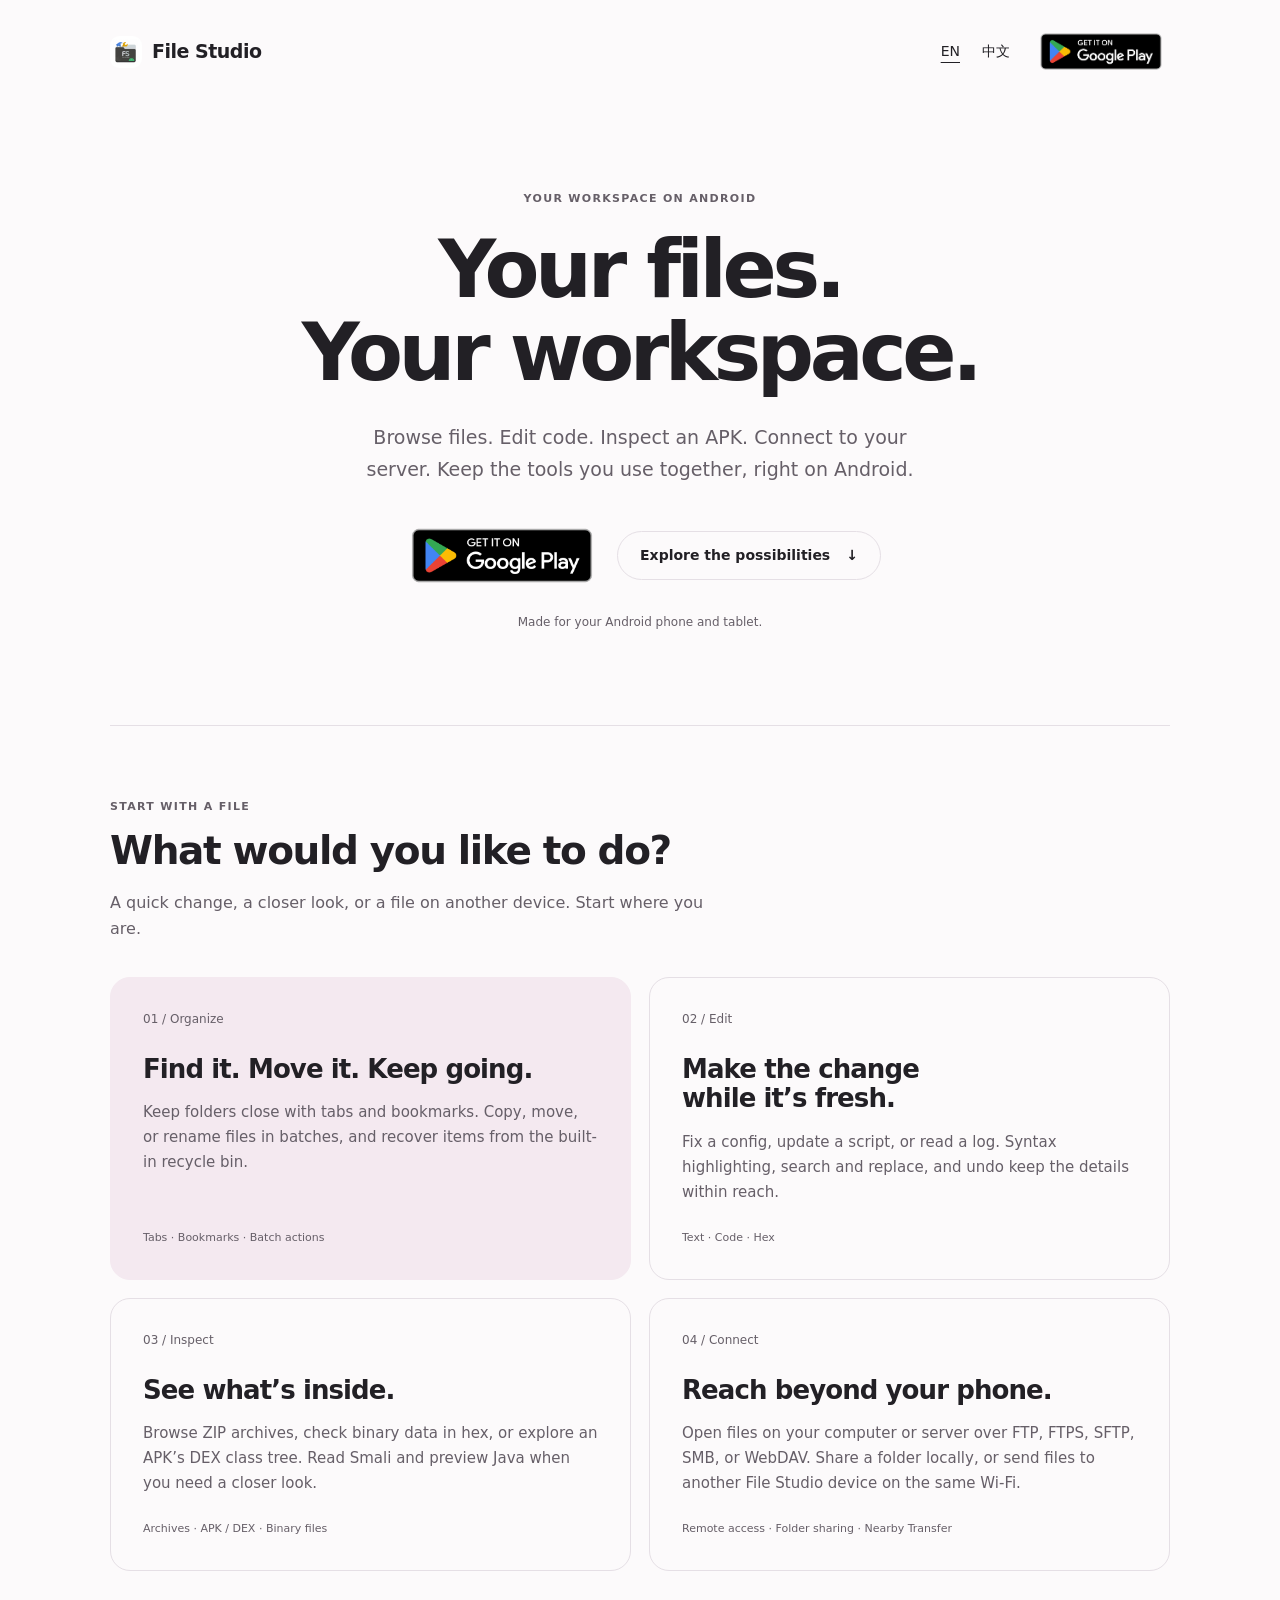
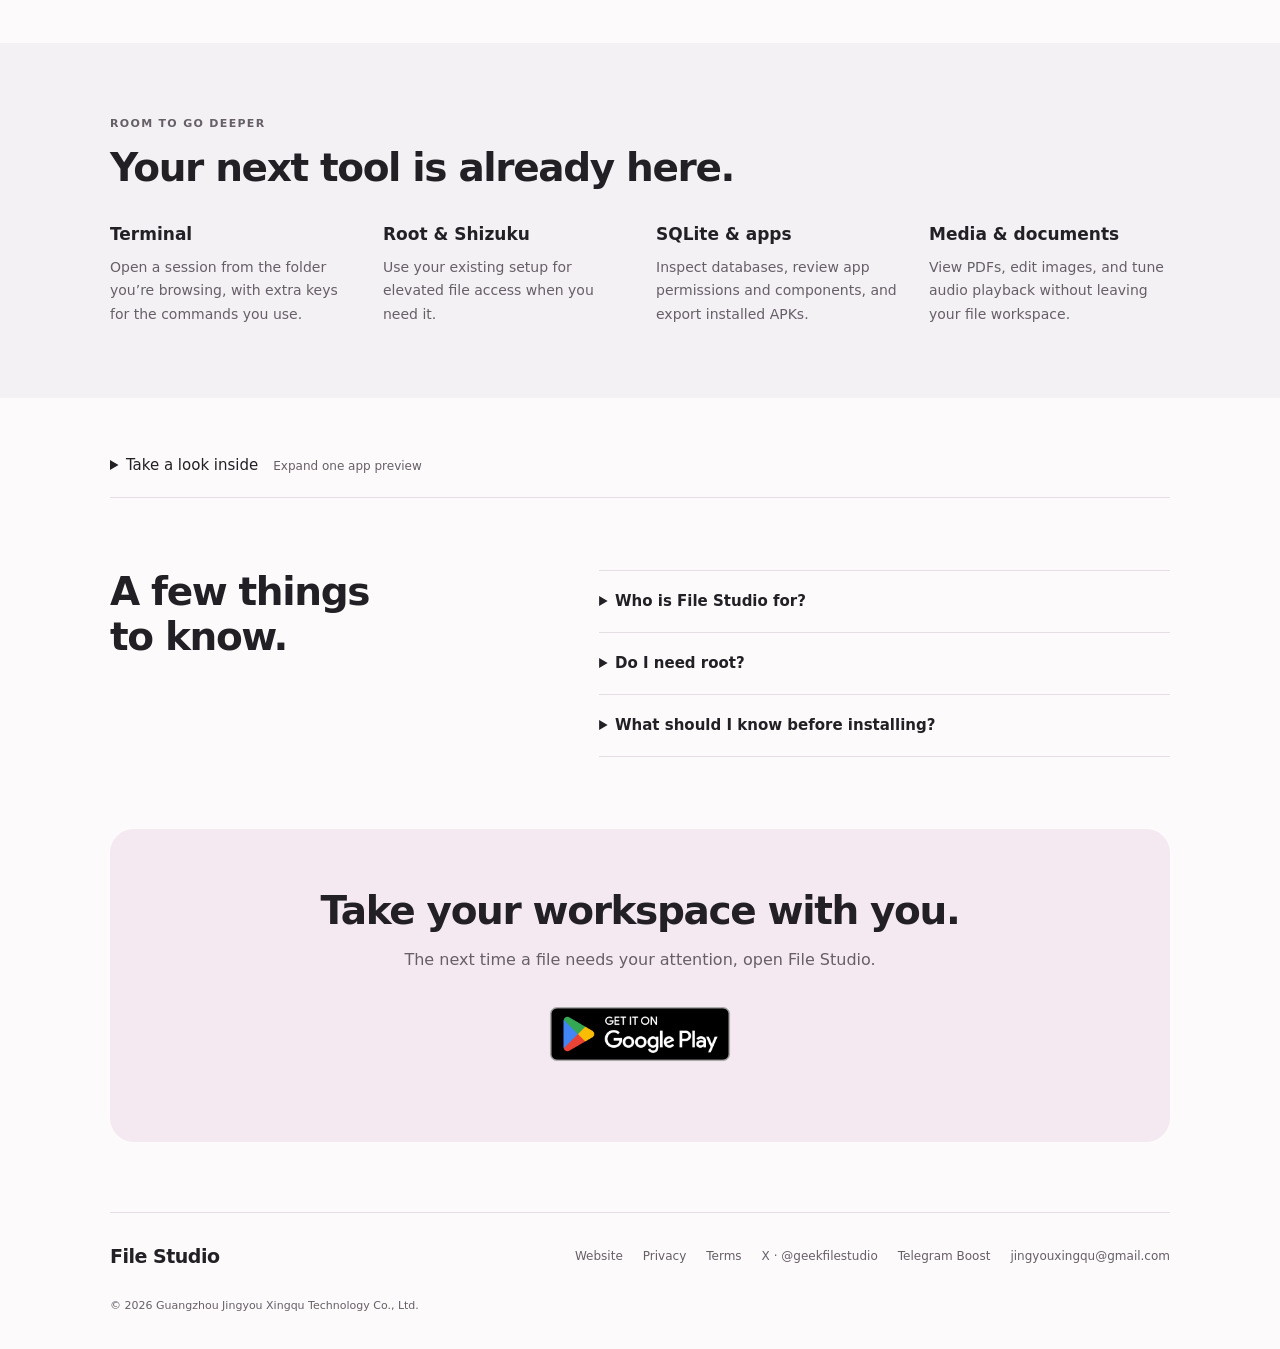
<file: docs/index.html>
<!DOCTYPE html>
<html lang="en">
<head>
  <meta charset="utf-8" />
  <meta name="viewport" content="width=device-width, initial-scale=1" />
  <title>File Studio — Your files. Your workspace.</title>
  <meta name="description" content="A file manager and workspace for Android. Organize files, edit code, inspect APKs, and connect to your servers with File Studio." />
  <meta property="og:type" content="website" />
  <meta property="og:title" content="File Studio — Your files. Your workspace." />
  <meta property="og:description" content="A file manager and workspace for Android. Organize files, edit code, inspect APKs, and connect to your servers with File Studio." />
  <meta property="og:url" content="https://whalestarglobal.github.io/FileStudio/" />
  <meta property="og:image" content="https://whalestarglobal.github.io/FileStudio/images/screenshots/en/file-explorer.png" />
  <link rel="canonical" href="https://whalestarglobal.github.io/FileStudio/" />
  <link rel="alternate" hreflang="en" href="https://whalestarglobal.github.io/FileStudio/" />
  <link rel="alternate" hreflang="zh-CN" href="https://whalestarglobal.github.io/FileStudio/zh-cn/" />
  <link rel="icon" href="images/icon.png" />
  <link rel="stylesheet" href="styles.css" />
</head>
<body>
  <a class="skip-link" href="#main">Skip to content</a>
  <header class="wrap site-header">
    <a class="brand" href="./"><img src="images/icon.png" alt="" width="32" height="32" />File Studio</a>
    <nav class="nav" aria-label="Main navigation"><a href="./" lang="en" aria-current="page">EN</a><a href="zh-cn/" lang="zh-CN">中文</a><a class="store-link nav-get" href="https://play.google.com/store/apps/details?id=com.happy.explorer" aria-label="Open File Studio on Google Play" title="Open File Studio on Google Play"><img src="images/badges/google-play-en.png" alt="Get it on Google Play" width="646" height="250"></a></nav>
  </header>
  <main id="main">
    <section class="wrap hero" aria-labelledby="hero-title">
      <p class="eyebrow">YOUR WORKSPACE ON ANDROID</p>
      <h1 id="hero-title">Your files.<br />Your workspace.</h1>
      <p class="hero-intro">Browse files. Edit code. Inspect an APK. Connect to your server. Keep the tools you use together, right on Android.</p>
      <div class="actions"><a class="store-link" href="https://play.google.com/store/apps/details?id=com.happy.explorer" aria-label="Open File Studio on Google Play" title="Open File Studio on Google Play"><img src="images/badges/google-play-en.png" alt="Get it on Google Play" width="646" height="250"></a><a class="button secondary" href="#possibilities">Explore the possibilities <span aria-hidden="true">↓</span></a></div>
      <p class="platform">Made for your Android phone and tablet.</p>
    </section>
    <section class="wrap possibilities section" id="possibilities" aria-labelledby="possibilities-title">
      <div class="section-heading"><p class="eyebrow">START WITH A FILE</p><h2 id="possibilities-title">What would you like to do?</h2><p>A quick change, a closer look, or a file on another device. Start where you are.</p></div>
      <div class="feature-grid"><article class="feature"><p class="label">01 / Organize</p><h3>Find it. Move it. Keep going.</h3><p>Keep folders close with tabs and bookmarks. Copy, move, or rename files in batches, and recover items from the built-in recycle bin.</p><p class="feature-meta">Tabs · Bookmarks · Batch actions</p></article>
<article class="feature"><p class="label">02 / Edit</p><h3>Make the change while it’s fresh.</h3><p>Fix a config, update a script, or read a log. Syntax highlighting, search and replace, and undo keep the details within reach.</p><p class="feature-meta">Text · Code · Hex</p></article>
<article class="feature"><p class="label">03 / Inspect</p><h3>See what’s inside.</h3><p>Browse ZIP archives, check binary data in hex, or explore an APK’s DEX class tree. Read Smali and preview Java when you need a closer look.</p><p class="feature-meta">Archives · APK / DEX · Binary files</p></article>
<article class="feature"><p class="label">04 / Connect</p><h3>Reach beyond your phone.</h3><p>Open files on your computer or server over FTP, FTPS, SFTP, SMB, or WebDAV. Share a folder locally, or send files to another File Studio device on the same Wi-Fi.</p><p class="feature-meta">Remote access · Folder sharing · Nearby Transfer</p></article></div>
    </section>
    <section class="tools-band section" aria-labelledby="tools-title">
      <div class="wrap"><div class="section-heading"><p class="eyebrow">ROOM TO GO DEEPER</p><h2 id="tools-title">Your next tool is already here.</h2></div><div class="tools-grid"><div class="tool"><h3>Terminal</h3><p>Open a session from the folder you’re browsing, with extra keys for the commands you use.</p></div>
<div class="tool"><h3>Root &amp; Shizuku</h3><p>Use your existing setup for elevated file access when you need it.</p></div>
<div class="tool"><h3>SQLite &amp; apps</h3><p>Inspect databases, review app permissions and components, and export installed APKs.</p></div>
<div class="tool"><h3>Media &amp; documents</h3><p>View PDFs, edit images, and tune audio playback without leaving your file workspace.</p></div></div></div>
    </section>
    <section class="wrap preview-section" aria-label="Take a look inside">
      <details class="preview"><summary><span>Take a look inside</span><span class="preview-hint">Expand one app preview</span></summary><figure><a href="images/screenshots/en/file-explorer.png"><img src="images/screenshots/en/file-explorer.png" alt="File Studio file browsing with folder tabs and a menu for opening a terminal" width="3240" height="1920" loading="lazy" decoding="async" /></a><figcaption>Your folders and tools, in the same workspace.</figcaption></figure></details>
    </section>
    <section class="wrap faq section" aria-labelledby="faq-title"><h2 id="faq-title">A few things to know.</h2><div><details><summary>Who is File Studio for?</summary><p>For anyone who works with files on Android, from everyday organizing to developers editing scripts, inspecting APKs, or connecting to a server.</p></details>
<details><summary>Do I need root?</summary><p>Everyday file management does not require root. Access to protected locations depends on Android permissions and your Root or Shizuku setup.</p></details>
<details><summary>What should I know before installing?</summary><p>Some advanced tools require a subscription. APK / DEX Smali and Java previews are read-only in the Google Play edition. Local SFTP sharing requires Android 8 or later.</p></details></div></section>
    <section class="wrap closing" aria-labelledby="closing-title"><h2 id="closing-title">Take your workspace with you.</h2><p>The next time a file needs your attention, open File Studio.</p><a class="store-link" href="https://play.google.com/store/apps/details?id=com.happy.explorer" aria-label="Open File Studio on Google Play" title="Open File Studio on Google Play"><img src="images/badges/google-play-en.png" alt="Get it on Google Play" width="646" height="250"></a></section>
  </main>
  <footer class="wrap site-footer"><a class="brand" href="./">File Studio</a><div><a href="https://fs.xingqux.com/">Website</a><a href="https://fs.xingqux.com/legal/privacy/">Privacy</a><a href="https://fs.xingqux.com/legal/terms/">Terms</a><a href="https://x.com/geekfilestudio?s=11">X · @geekfilestudio</a><a href="https://t.me/boost?c=3810486807">Telegram Boost</a><a href="mailto:jingyouxingqu@gmail.com">jingyouxingqu@gmail.com</a></div><p>© 2026 Guangzhou Jingyou Xingqu Technology Co., Ltd.</p></footer>
</body>
</html>
</file>
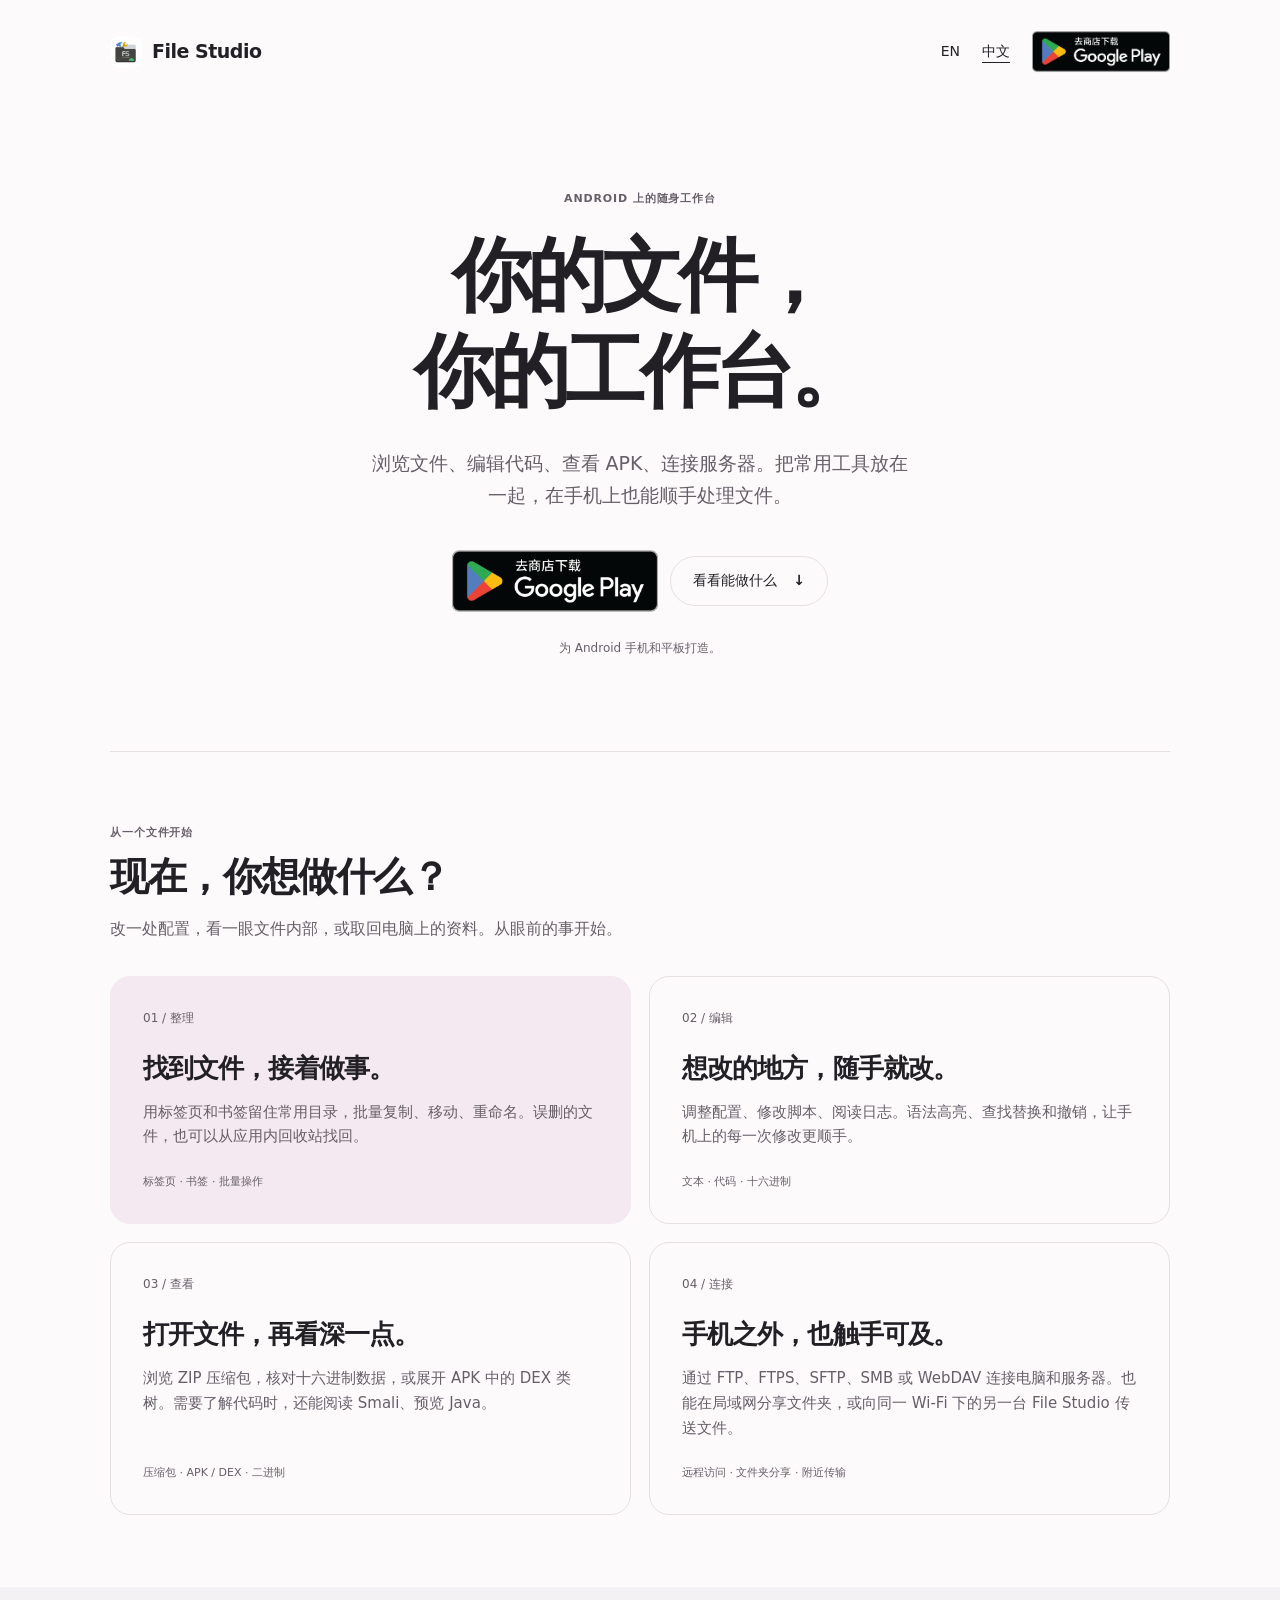
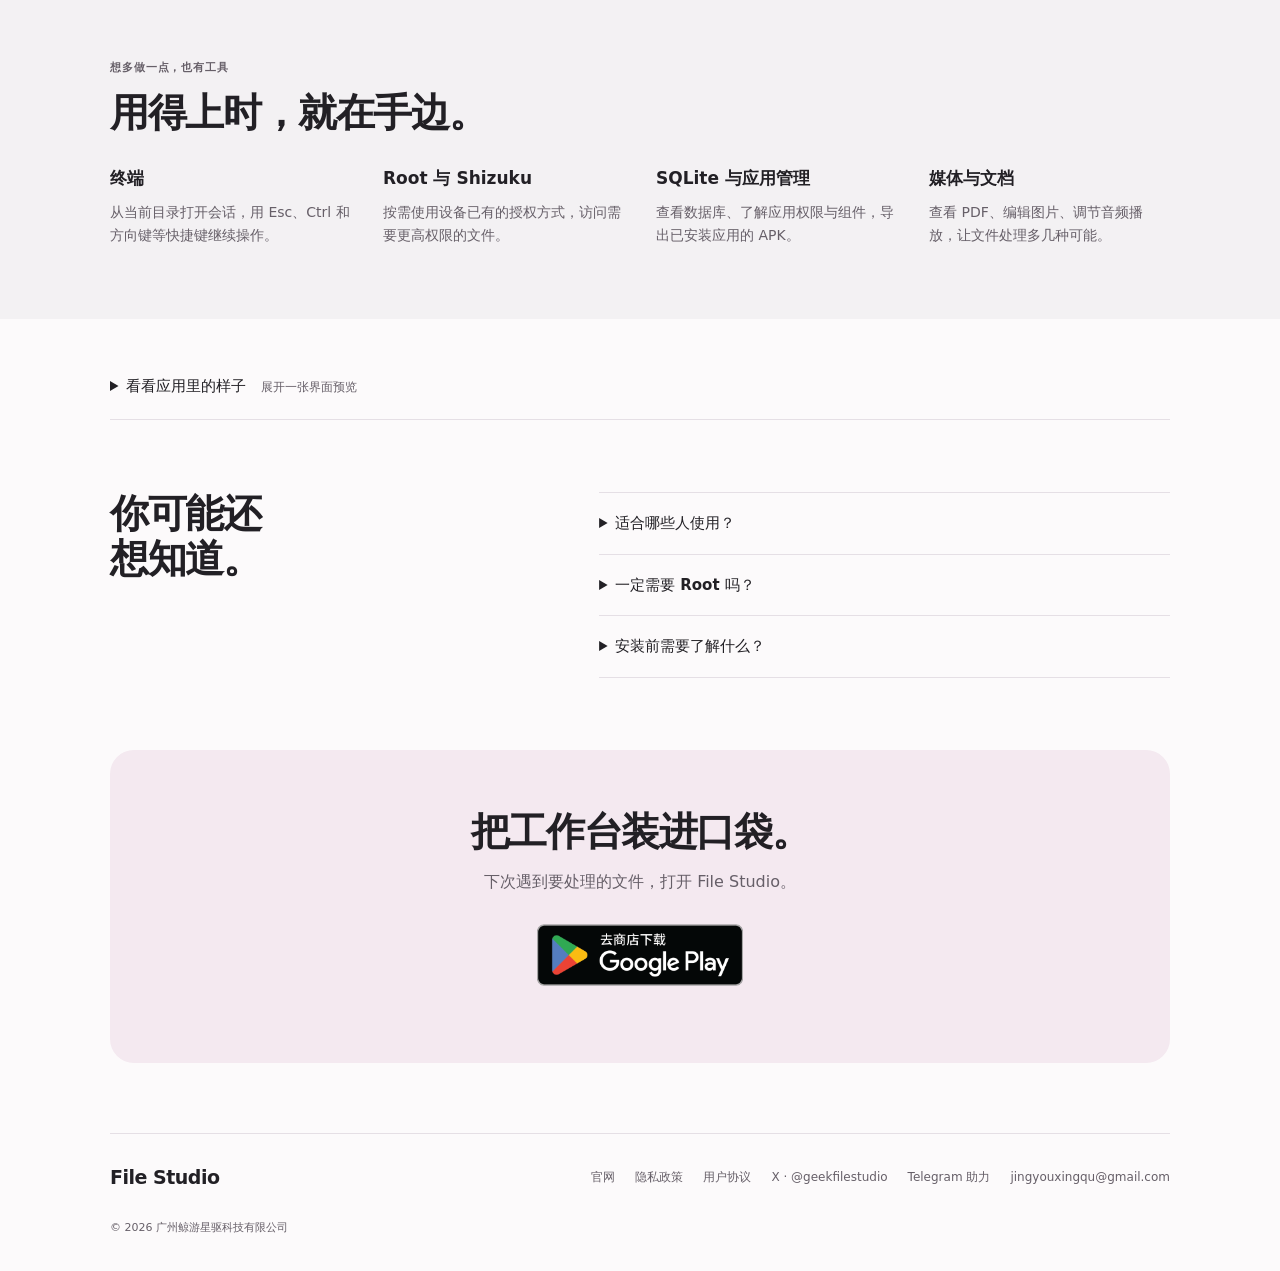
<file: docs/zh-cn/index.html>
<!DOCTYPE html>
<html lang="zh-CN">
<head>
  <meta charset="utf-8" />
  <meta name="viewport" content="width=device-width, initial-scale=1" />
  <title>File Studio — 你的文件，你的工作台</title>
  <meta name="description" content="Android 上的文件管理器与随身工作台。用 File Studio 整理文件、编辑代码、查看 APK，连接电脑和服务器。" />
  <meta property="og:type" content="website" />
  <meta property="og:title" content="File Studio — 你的文件，你的工作台" />
  <meta property="og:description" content="Android 上的文件管理器与随身工作台。用 File Studio 整理文件、编辑代码、查看 APK，连接电脑和服务器。" />
  <meta property="og:url" content="https://whalestarglobal.github.io/FileStudio/zh-cn/" />
  <meta property="og:image" content="https://whalestarglobal.github.io/FileStudio/images/screenshots/zh-cn/file-explorer.png" />
  <link rel="canonical" href="https://whalestarglobal.github.io/FileStudio/zh-cn/" />
  <link rel="alternate" hreflang="en" href="https://whalestarglobal.github.io/FileStudio/" />
  <link rel="alternate" hreflang="zh-CN" href="https://whalestarglobal.github.io/FileStudio/zh-cn/" />
  <link rel="icon" href="../images/icon.png" />
  <link rel="stylesheet" href="../styles.css" />
</head>
<body>
  <a class="skip-link" href="#main">跳到正文</a>
  <header class="wrap site-header">
    <a class="brand" href="./"><img src="../images/icon.png" alt="" width="32" height="32" />File Studio</a>
    <nav class="nav" aria-label="主导航"><a href="../" lang="en">EN</a><a href="./" lang="zh-CN" aria-current="page">中文</a><a class="store-link nav-get" href="https://play.google.com/store/apps/details?id=com.happy.explorer" aria-label="前往 Google Play 商店下载 File Studio" title="前往 Google Play 商店下载 File Studio"><img src="../images/badges/google-play-zh-cn.png" alt="去 Google Play 商店下载" width="646" height="250"></a></nav>
  </header>
  <main id="main">
    <section class="wrap hero" aria-labelledby="hero-title">
      <p class="eyebrow">ANDROID 上的随身工作台</p>
      <h1 id="hero-title">你的文件，<br />你的工作台。</h1>
      <p class="hero-intro">浏览文件、编辑代码、查看 APK、连接服务器。把常用工具放在一起，在手机上也能顺手处理文件。</p>
      <div class="actions"><a class="store-link" href="https://play.google.com/store/apps/details?id=com.happy.explorer" aria-label="前往 Google Play 商店下载 File Studio" title="前往 Google Play 商店下载 File Studio"><img src="../images/badges/google-play-zh-cn.png" alt="去 Google Play 商店下载" width="646" height="250"></a><a class="button secondary" href="#possibilities">看看能做什么 <span aria-hidden="true">↓</span></a></div>
      <p class="platform">为 Android 手机和平板打造。</p>
    </section>
    <section class="wrap possibilities section" id="possibilities" aria-labelledby="possibilities-title">
      <div class="section-heading"><p class="eyebrow">从一个文件开始</p><h2 id="possibilities-title">现在，你想做什么？</h2><p>改一处配置，看一眼文件内部，或取回电脑上的资料。从眼前的事开始。</p></div>
      <div class="feature-grid"><article class="feature"><p class="label">01 / 整理</p><h3>找到文件，接着做事。</h3><p>用标签页和书签留住常用目录，批量复制、移动、重命名。误删的文件，也可以从应用内回收站找回。</p><p class="feature-meta">标签页 · 书签 · 批量操作</p></article>
<article class="feature"><p class="label">02 / 编辑</p><h3>想改的地方，随手就改。</h3><p>调整配置、修改脚本、阅读日志。语法高亮、查找替换和撤销，让手机上的每一次修改更顺手。</p><p class="feature-meta">文本 · 代码 · 十六进制</p></article>
<article class="feature"><p class="label">03 / 查看</p><h3>打开文件，再看深一点。</h3><p>浏览 ZIP 压缩包，核对十六进制数据，或展开 APK 中的 DEX 类树。需要了解代码时，还能阅读 Smali、预览 Java。</p><p class="feature-meta">压缩包 · APK / DEX · 二进制</p></article>
<article class="feature"><p class="label">04 / 连接</p><h3>手机之外，也触手可及。</h3><p>通过 FTP、FTPS、SFTP、SMB 或 WebDAV 连接电脑和服务器。也能在局域网分享文件夹，或向同一 Wi-Fi 下的另一台 File Studio 传送文件。</p><p class="feature-meta">远程访问 · 文件夹分享 · 附近传输</p></article></div>
    </section>
    <section class="tools-band section" aria-labelledby="tools-title">
      <div class="wrap"><div class="section-heading"><p class="eyebrow">想多做一点，也有工具</p><h2 id="tools-title">用得上时，就在手边。</h2></div><div class="tools-grid"><div class="tool"><h3>终端</h3><p>从当前目录打开会话，用 Esc、Ctrl 和方向键等快捷键继续操作。</p></div>
<div class="tool"><h3>Root 与 Shizuku</h3><p>按需使用设备已有的授权方式，访问需要更高权限的文件。</p></div>
<div class="tool"><h3>SQLite 与应用管理</h3><p>查看数据库、了解应用权限与组件，导出已安装应用的 APK。</p></div>
<div class="tool"><h3>媒体与文档</h3><p>查看 PDF、编辑图片、调节音频播放，让文件处理多几种可能。</p></div></div></div>
    </section>
    <section class="wrap preview-section" aria-label="看看应用里的样子">
      <details class="preview"><summary><span>看看应用里的样子</span><span class="preview-hint">展开一张界面预览</span></summary><figure><a href="../images/screenshots/zh-cn/file-explorer.png"><img src="../images/screenshots/zh-cn/file-explorer.png" alt="File Studio 文件浏览界面，包含目录标签页和打开终端的菜单" width="3240" height="1920" loading="lazy" decoding="async" /></a><figcaption>目录和工具，都在同一个工作台里。</figcaption></figure></details>
    </section>
    <section class="wrap faq section" aria-labelledby="faq-title"><h2 id="faq-title">你可能还想知道。</h2><div><details><summary>适合哪些人使用？</summary><p>从整理日常文件，到改脚本、查看 APK、连接服务器，File Studio 为需要在 Android 上处理文件的人准备了常用工具。</p></details>
<details><summary>一定需要 Root 吗？</summary><p>日常文件管理无需 Root。访问受保护目录时，需要相应的 Android 权限，或设备已有的 Root、Shizuku 授权。</p></details>
<details><summary>安装前需要了解什么？</summary><p>部分高级工具需要订阅。Google Play 版的 APK / DEX Smali 与 Java 预览为只读。本机 SFTP 分享需要 Android 8 或更高版本。</p></details></div></section>
    <section class="wrap closing" aria-labelledby="closing-title"><h2 id="closing-title">把工作台装进口袋。</h2><p>下次遇到要处理的文件，打开 File Studio。</p><a class="store-link" href="https://play.google.com/store/apps/details?id=com.happy.explorer" aria-label="前往 Google Play 商店下载 File Studio" title="前往 Google Play 商店下载 File Studio"><img src="../images/badges/google-play-zh-cn.png" alt="去 Google Play 商店下载" width="646" height="250"></a></section>
  </main>
  <footer class="wrap site-footer"><a class="brand" href="./">File Studio</a><div><a href="https://fs.xingqux.com/zh-cn/">官网</a><a href="https://fs.xingqux.com/zh-cn/legal/privacy/">隐私政策</a><a href="https://fs.xingqux.com/zh-cn/legal/terms/">用户协议</a><a href="https://x.com/geekfilestudio?s=11">X · @geekfilestudio</a><a href="https://t.me/boost?c=3810486807">Telegram 助力</a><a href="mailto:jingyouxingqu@gmail.com">jingyouxingqu@gmail.com</a></div><p>© 2026 广州鲸游星驱科技有限公司</p></footer>
</body>
</html>
</file>
<file: docs/styles.css>
:root {
  --bg: #fcfafb;
  --ink: #222025;
  --muted: #665f68;
  --line: #e5dfe5;
  --accent: #f4e9f0;
  --max: 1060px;
  font-family: "Segoe UI", system-ui, -apple-system, "PingFang SC", "Noto Sans SC", sans-serif;
  color: var(--ink);
  background: var(--bg);
  line-height: 1.65;
  -webkit-font-smoothing: antialiased;
}
* { box-sizing: border-box; }
body { margin: 0; }
img { display: block; max-width: 100%; height: auto; }
a { color: inherit; text-underline-offset: 4px; }
a:focus-visible, summary:focus-visible { outline: 3px solid #8a4274; outline-offset: 5px; border-radius: 4px; }
h1, h2, h3, p { margin-top: 0; }
h1, h2, h3 { font-weight: 600; line-height: 1.15; text-wrap: balance; }
p { margin-bottom: 0; }
.wrap { width: min(calc(100% - 64px), var(--max)); margin-inline: auto; }
.skip-link { position: fixed; top: 12px; left: 16px; z-index: 2; padding: 8px 16px; background: white; transform: translateY(-180%); }
.skip-link:focus { transform: translateY(0); }
.site-header { display: flex; align-items: center; justify-content: space-between; gap: 24px; padding-block: 25px; }
.brand { display: inline-flex; align-items: center; gap: 10px; flex-shrink: 0; font-size: 19px; font-weight: 650; letter-spacing: -.5px; text-decoration: none; }
.brand img { width: 32px; height: 32px; border-radius: 9px; }
.nav { display: flex; align-items: center; gap: 22px; font-size: 14px; }
.nav a { text-decoration: none; }
.nav a[aria-current] { text-decoration: underline; text-underline-offset: 6px; }
.store-link { display: inline-flex; align-items: center; flex-shrink: 0; line-height: 0; }
.store-link img { width: 206px; height: auto; }
.nav-get img { width: 138px; }
.hero { padding-block: 87px 92px; text-align: center; }
.eyebrow { margin-bottom: 19px; font-size: 11px; font-weight: 650; letter-spacing: .12em; color: var(--muted); }
.hero h1 { margin-bottom: 27px; font-size: clamp(50px, 6.7vw, 80px); line-height: 1.04; letter-spacing: -.055em; }
.hero-intro { max-width: 590px; margin-inline: auto; font-size: 19px; line-height: 1.7; color: var(--muted); text-wrap: pretty; }
.actions { display: flex; align-items: center; justify-content: center; flex-wrap: wrap; gap: 12px; margin-top: 30px; }
.button { display: inline-flex; justify-content: center; align-items: center; gap: 16px; min-height: 48px; padding: 12px 22px; border: 1px solid var(--ink); border-radius: 999px; background: var(--ink); color: white; font-size: 14px; font-weight: 550; text-decoration: none; transition: background .15s; }
.button:hover { background: #454049; }
.button.secondary { color: var(--ink); background: transparent; border-color: var(--line); }
.button.secondary:hover { background: var(--accent); }
.platform { margin-top: 18px; font-size: 12px; color: var(--muted); }
.section { padding-block: 72px; }
.possibilities { border-top: 1px solid var(--line); scroll-margin-top: 24px; }
.section-heading { margin-bottom: 34px; }
.section-heading .eyebrow { margin-bottom: 13px; }
h2 { margin-bottom: 16px; font-size: clamp(29px, 3.5vw, 39px); letter-spacing: -.035em; }
.section-heading > p:last-child:not(.eyebrow) { max-width: 610px; color: var(--muted); font-size: 16px; }
.feature-grid { display: grid; grid-template-columns: repeat(2, minmax(0, 1fr)); gap: 18px; }
.feature { display: flex; flex-direction: column; padding: 32px; border: 1px solid var(--line); border-radius: 20px; }
.feature:first-child { background: var(--accent); border-color: var(--accent); }
.feature .label { margin-bottom: 25px; font-size: 12px; color: var(--muted); }
.feature h3 { margin-bottom: 16px; font-size: 26px; letter-spacing: -.035em; }
.feature > p:not(.label):not(.feature-meta) { color: var(--muted); font-size: 15px; }
.feature .feature-meta { margin-top: auto; padding-top: 24px; font-size: 11px; color: var(--muted); }
.tools-band { background: #f3f1f3; }
.tools-grid { display: grid; grid-template-columns: repeat(4, minmax(0, 1fr)); gap: 32px; }
.tool h3 { margin-bottom: 12px; font-size: 17px; }
.tool p { color: var(--muted); font-size: 14px; }
.preview-section { padding-top: 35px; }
details > summary { cursor: pointer; }
.preview { border-bottom: 1px solid var(--line); }
.preview > summary { padding: 20px 0; font-size: 15px; }
.preview-hint { margin-left: 15px; color: var(--muted); font-size: 12px; }
figure { margin: 12px 0 30px; }
figure img { width: min(100%, 760px); margin-inline: auto; border-radius: 14px; }
figcaption { margin-top: 14px; text-align: center; font-size: 13px; color: var(--muted); }
.faq { display: grid; grid-template-columns: 1fr 1.3fr; gap: 50px; }
.faq h2 { max-width: 300px; }
.faq details { border-bottom: 1px solid var(--line); }
.faq details:first-child { border-top: 1px solid var(--line); }
.faq summary { padding: 18px 0; font-size: 15px; font-weight: 550; }
.faq details p { padding: 0 0 20px; font-size: 14px; color: var(--muted); }
.closing { padding: 60px 24px; margin-bottom: 70px; text-align: center; background: var(--accent); border-radius: 24px; }
.closing h2 { margin-bottom: 14px; }
.closing p { color: var(--muted); font-size: 16px; }
.closing .store-link { margin-top: 20px; }
.site-footer { display: grid; grid-template-columns: auto 1fr; gap: 25px; padding-block: 28px 34px; border-top: 1px solid var(--line); }
.site-footer > div { display: flex; justify-content: flex-end; flex-wrap: wrap; gap: 12px 20px; align-items: center; font-size: 12px; color: var(--muted); }
.site-footer > div a { text-decoration: none; }
.site-footer > div a:hover { text-decoration: underline; }
.site-footer > p { grid-column: 1 / -1; font-size: 11px; color: var(--muted); }
html[lang="zh-CN"] .hero h1 { letter-spacing: -.06em; line-height: 1.2; }
html[lang="zh-CN"] .hero-intro { max-width: 550px; }
html[lang="zh-CN"] .eyebrow { letter-spacing: .08em; }
@media (max-width: 800px) {
  .tools-grid { grid-template-columns: repeat(2, minmax(0, 1fr)); }
  .faq { grid-template-columns: 1fr; gap: 15px; }
  .faq h2 { max-width: none; }
  .feature { padding: 26px; }
  .site-footer { grid-template-columns: 1fr; }
  .site-footer > div { justify-content: flex-start; }
}
@media (max-width: 540px) {
  .wrap { width: calc(100% - 40px); }
  .site-header { padding-block: 19px; gap: 14px; }
  .brand { font-size: 17px; gap: 8px; }
  .brand img { width: 28px; height: 28px; }
  .nav { gap: 14px; font-size: 13px; }
  .nav .nav-get { display: none; }
  .hero { padding-block: 62px 65px; }
  .hero h1 { font-size: clamp(43px, 10.5vw, 56px); }
  .hero-intro { font-size: 16px; }
  .eyebrow { font-size: 10px; }
  .actions { gap: 10px; margin-top: 26px; }
  .button { padding: 11px 17px; gap: 9px; font-size: 13px; }
  .section { padding-block: 48px; }
  .feature-grid { grid-template-columns: 1fr; gap: 14px; }
  .feature h3 { font-size: 24px; }
  .feature .label { margin-bottom: 19px; }
  .tools-grid { gap: 28px 22px; }
  .preview-hint { display: block; margin-left: 18px; margin-top: 3px; }
  .closing { padding: 42px 22px; margin-bottom: 42px; border-radius: 20px; }
}
@media (prefers-reduced-motion: reduce) {
  .button { transition: none; }
}
</file>
